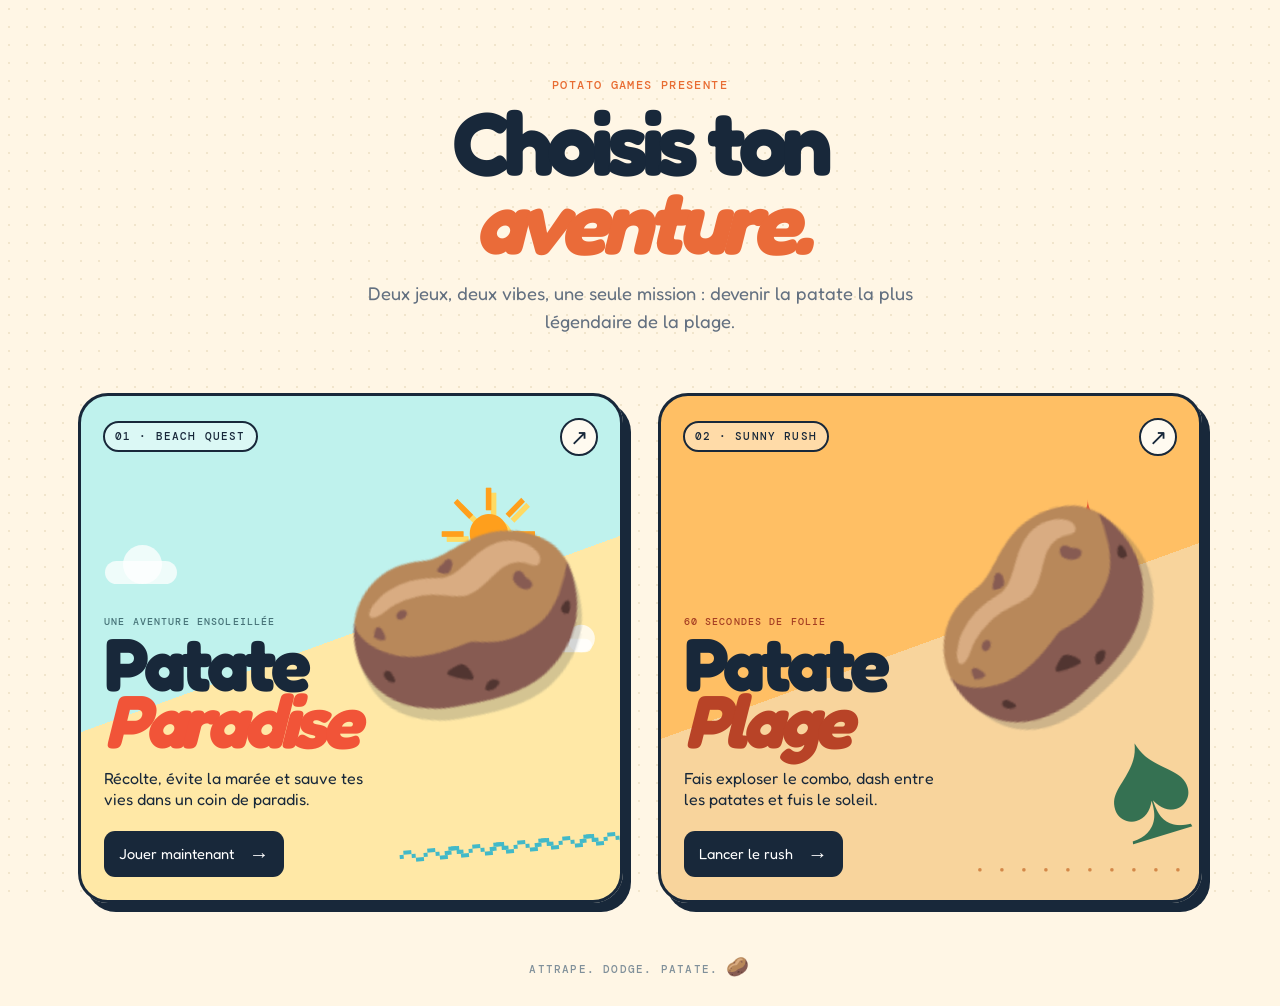
<file: index.html>
<!DOCTYPE html>
<html lang="fr">
<head>
    <meta charset="UTF-8">
    <meta name="viewport" content="width=device-width, initial-scale=1.0">
    <link rel="stylesheet" href="style.css">
<title>Potato Games — Choisis ton jeu</title>
</head>
<body>
<main class="home">
  <header class="intro">
    <p class="eyebrow">POTATO GAMES PRESENTE</p>
    <h1>Choisis ton <span>aventure.</span></h1>
    <p class="subtitle">Deux jeux, deux vibes, une seule mission : devenir la patate la plus légendaire de la plage.</p>
  </header>
  <section class="game-picker" aria-label="Choisir un jeu">
    <a class="game-card paradise" href="./jeu-patate-ia-chatgpt/index.html">
      <div class="sun">☀</div><div class="cloud cloud-one"></div><div class="cloud cloud-two"></div>
      <div class="card-top"><span class="badge">01 · BEACH QUEST</span><span class="arrow">↗</span></div>
      <div class="potato potato-paradise">🥔</div>
      <div class="card-copy"><p class="game-kicker">UNE AVENTURE ENSOLEILLÉE</p><h2>Patate<br><em>Paradise</em></h2><p>Récolte, évite la marée et sauve tes vies dans un coin de paradis.</p><span class="play">Jouer maintenant <b>→</b></span></div>
      <div class="waves">〰〰〰〰〰</div>
    </a>
    <a class="game-card plage" href="./jeu-patate-ia-claude/index.html">
      <div class="rays">✦</div><div class="palm">♠</div>
      <div class="card-top"><span class="badge">02 · SUNNY RUSH</span><span class="arrow">↗</span></div>
      <div class="potato potato-plage">🥔</div>
      <div class="card-copy"><p class="game-kicker">60 SECONDES DE FOLIE</p><h2>Patate<br><em>Plage</em></h2><p>Fais exploser le combo, dash entre les patates et fuis le soleil.</p><span class="play">Lancer le rush <b>→</b></span></div>
      <div class="sand">· · · · · · · · · ·</div>
    </a>
  </section>
  <footer>ATTRAPE. DODGE. PATATE. <span>🥔</span></footer>
</main>
</body>
</html>
</file>
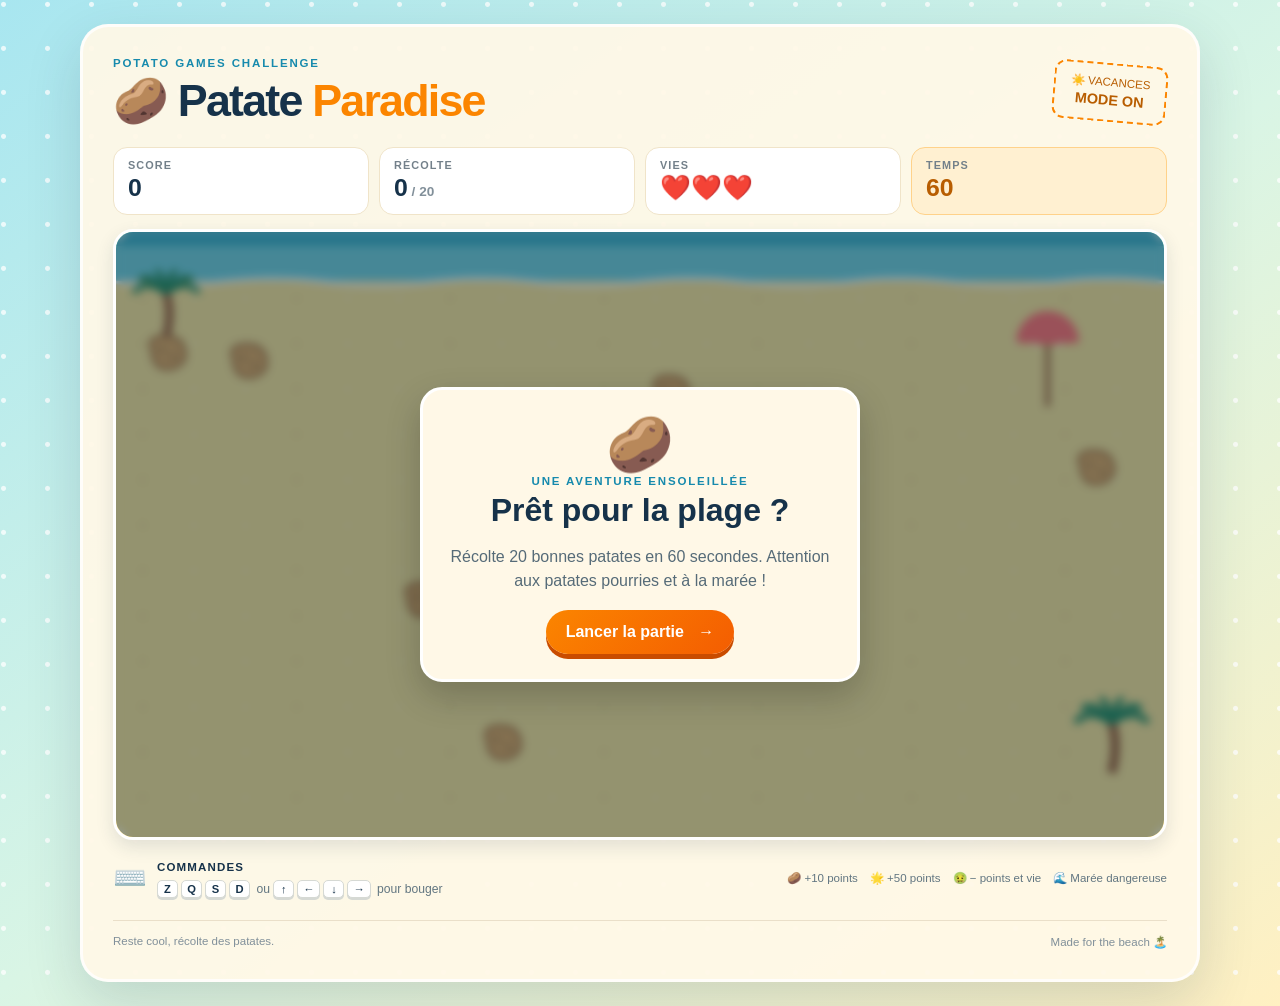
<file: jeu-patate-ia-chatgpt/index.html>
<!DOCTYPE html>
<html lang="fr">
<head>
  <meta charset="UTF-8">
  <meta name="viewport" content="width=device-width, initial-scale=1.0">
  <title>Patate Paradise</title>
  <link rel="stylesheet" href="style.css">
  <script src="script.js" defer></script>
</head>
<body>
  <main class="game-shell">
    <header class="topbar">
      <div>
        <p class="eyebrow">POTATO GAMES CHALLENGE</p>
        <h1>🥔 Patate <span>Paradise</span></h1>
      </div>
      <div class="vacation-stamp">☀️ VACANCES<br><strong>MODE ON</strong></div>
    </header>

    <section class="hud" aria-label="Statistiques de la partie">
      <div class="stat"><span class="stat-label">SCORE</span><strong id="score">0</strong></div>
      <div class="stat"><span class="stat-label">RÉCOLTE</span><strong><span id="harvest">0</span><small> / 20</small></strong></div>
      <div class="stat"><span class="stat-label">VIES</span><strong id="lives">❤️❤️❤️</strong></div>
      <div class="stat timer-stat"><span class="stat-label">TEMPS</span><strong id="timer">60</strong></div>
    </section>

    <section class="game-area">
      <canvas id="game" width="900" height="520" aria-label="Terrain de jeu Patate Paradise"></canvas>
      <div id="overlay" class="overlay">
        <div class="overlay-card">
          <div class="big-potato">🥔</div>
          <p class="eyebrow">UNE AVENTURE ENSOLEILLÉE</p>
          <h2 id="overlay-title">Prêt pour la plage ?</h2>
          <p id="overlay-text">Récolte 20 bonnes patates en 60 secondes. Attention aux patates pourries et à la marée !</p>
          <button id="start-btn" class="primary-btn">Lancer la partie <span>→</span></button>
        </div>
      </div>
    </section>

    <section class="bottom-row">
      <div class="controls">
        <span class="control-icon">⌨️</span>
        <div><strong>COMMANDES</strong><p><kbd>Z</kbd><kbd>Q</kbd><kbd>S</kbd><kbd>D</kbd> ou <kbd>↑</kbd><kbd>←</kbd><kbd>↓</kbd><kbd>→</kbd> pour bouger</p></div>
      </div>
      <div class="legend">
        <span>🥔 +10 points</span><span>🌟 +50 points</span><span>🤢 − points et vie</span><span>🌊 Marée dangereuse</span>
      </div>
    </section>

    <footer>Reste cool, récolte des patates. <span>Made for the beach 🏝️</span></footer>
  </main>
</body>
</html>
</file>
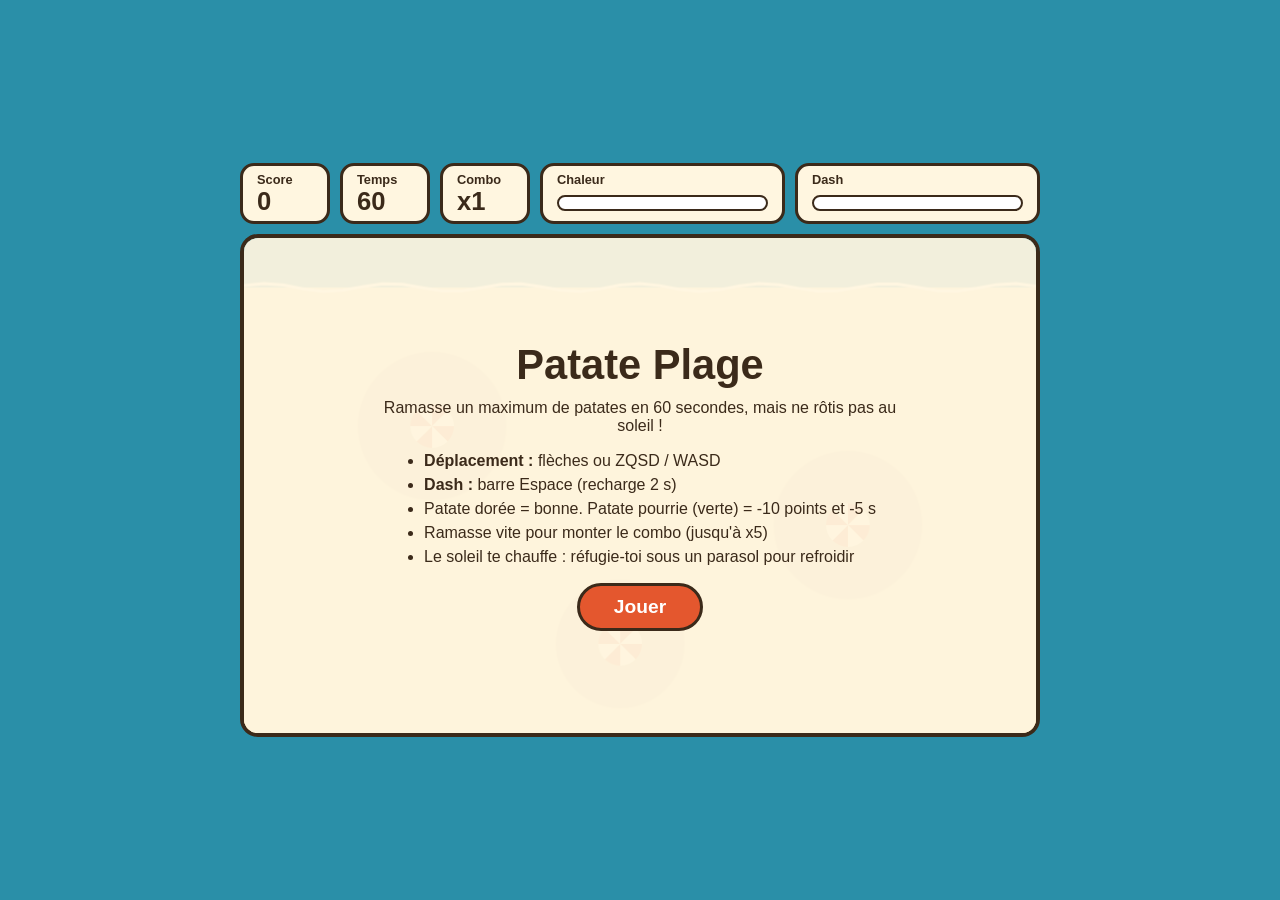
<file: jeu-patate-ia-claude/index.html>
<!DOCTYPE html>
<html lang="fr">
<head>
  <meta charset="UTF-8">
  <meta name="viewport" content="width=device-width, initial-scale=1">
  <title>Patate Plage – Vacances de patates</title>
  <link rel="stylesheet" href="style.css">
</head>
<body>
  <main class="jeu">
    <header class="hud">
      <div class="hud-bloc"><span class="hud-label">Score</span><span id="score" class="hud-valeur">0</span></div>
      <div class="hud-bloc"><span class="hud-label">Temps</span><span id="temps" class="hud-valeur">60</span></div>
      <div class="hud-bloc"><span class="hud-label">Combo</span><span id="combo" class="hud-valeur">x1</span></div>
      <div class="hud-bloc hud-jauge">
        <span class="hud-label">Chaleur</span>
        <div class="barre"><div id="chaleur" class="barre-remplie chaud"></div></div>
      </div>
      <div class="hud-bloc hud-jauge">
        <span class="hud-label">Dash</span>
        <div class="barre"><div id="dash" class="barre-remplie dash"></div></div>
      </div>
    </header>

    <div class="scene">
      <canvas id="canvas" width="800" height="500"></canvas>

      <div id="ecran" class="ecran">
        <h1 id="ecran-titre">Patate Plage</h1>
        <p id="ecran-texte">Ramasse un maximum de patates en 60 secondes, mais ne rôtis pas au soleil !</p>
        <ul class="regles">
          <li><b>Déplacement :</b> flèches ou ZQSD / WASD</li>
          <li><b>Dash :</b> barre Espace (recharge 2 s)</li>
          <li>Patate dorée = bonne. Patate pourrie (verte) = -10 points et -5 s</li>
          <li>Ramasse vite pour monter le combo (jusqu'à x5)</li>
          <li>Le soleil te chauffe : réfugie-toi sous un parasol pour refroidir</li>
        </ul>
        <button id="bouton" type="button">Jouer</button>
      </div>
    </div>
  </main>
  <script src="script.js"></script>
</body>
</html>
</file>
<file: style.css>
@import url('https://fonts.googleapis.com/css2?family=DM+Mono:wght@400;500&family=Fredoka:wght@500;600;700&display=swap');
:root { --ink: #18283a; --cream: #fffaf0; }
* { box-sizing: border-box; }
body { min-height: 100vh; margin: 0; color: var(--ink); font-family: "Fredoka", "Trebuchet MS", sans-serif; background: #fff6e5; }
body::before { content: ""; position: fixed; z-index: -1; inset: 0; opacity: .42; background-image: radial-gradient(#ddcda9 1px, transparent 1px); background-size: 18px 18px; }
.home { width: min(1180px, 100%); min-height: 100vh; margin: auto; padding: clamp(36px, 6vw, 82px) 28px 27px; }
.intro { max-width: 720px; text-align: center; margin: 0 auto clamp(34px, 5vw, 57px); }
.eyebrow, .game-kicker, .badge, footer { font-family: "DM Mono", monospace; font-weight: 500; letter-spacing: .11em; }
.eyebrow { margin: 0 0 10px; color: #e86c32; font-size: .78rem; }
h1 { margin: 0; font-size: clamp(3rem, 7vw, 5.7rem); line-height: .88; letter-spacing: -.07em; } h1 span { color: #ea6b39; font-style: italic; }
.subtitle { max-width: 560px; margin: 20px auto 0; color: #637080; font-size: clamp(1rem, 2vw, 1.15rem); line-height: 1.5; }
.game-picker { display: grid; grid-template-columns: repeat(2, minmax(0, 1fr)); gap: clamp(18px, 3vw, 35px); }
.game-card { isolation: isolate; position: relative; display: flex; min-height: 510px; padding: 23px; overflow: hidden; border: 3px solid var(--ink); border-radius: 30px; color: var(--ink); text-decoration: none; box-shadow: 8px 9px 0 var(--ink); transition: transform .22s ease, box-shadow .22s ease; }
.game-card:hover { transform: translate(-5px, -6px) rotate(-.5deg); box-shadow: 15px 17px 0 var(--ink); }.game-card:focus-visible { outline: 5px solid #f64e38; outline-offset: 5px; }
.paradise { background: linear-gradient(160deg, #bff2ed 0 48%, #ffe8a6 48%); }.plage { background: linear-gradient(160deg, #ffbf64 0 49%, #f8d49c 49%); }
.card-top { position: absolute; inset: 22px 22px auto; z-index: 3; display: flex; justify-content: space-between; align-items: center; }.badge { padding: 7px 10px; border: 2px solid currentColor; border-radius: 999px; background: rgba(255,255,255,.44); font-size: .66rem; }.arrow { display: grid; place-items: center; width: 38px; height: 38px; border: 2px solid var(--ink); border-radius: 50%; background: var(--cream); font-size: 1.35rem; transition: transform .2s; }.game-card:hover .arrow { transform: rotate(45deg); }
.sun { position: absolute; top: 74px; right: 74px; z-index: -1; color: #ff9f1c; font-size: 8rem; line-height: 1; text-shadow: 5px 5px 0 #ffda62; }.cloud { position: absolute; border-radius: 50px; background: rgba(255,255,255,.75); }.cloud::after { content: ""; position: absolute; width: 39px; height: 39px; bottom: 0; left: 18px; border-radius: 50%; background: inherit; }.cloud-one { top: 165px; left: 24px; width: 72px; height: 23px; }.cloud-two { top: 240px; right: 20px; width: 53px; height: 19px; transform: scale(.7); }
.potato { position: absolute; z-index: 1; filter: drop-shadow(8px 10px 0 rgba(24,40,58,.19)); font-size: clamp(8rem, 17vw, 12rem); line-height: 1; transition: transform .35s ease; }.potato-paradise { top: 120px; right: 32px; transform: rotate(17deg); }.potato-plage { top: 116px; right: 38px; transform: rotate(-15deg); }.game-card:hover .potato-paradise { transform: rotate(7deg) translateY(-12px); }.game-card:hover .potato-plage { transform: rotate(-5deg) translateY(-12px); }
.card-copy { position: relative; z-index: 2; align-self: flex-end; max-width: 300px; }.game-kicker { margin: 0 0 7px; font-size: .65rem; color: #477378; }.plage .game-kicker { color: #a53e23; } h2 { margin: 0; font-size: clamp(3rem, 6vw, 4.7rem); line-height: .76; letter-spacing: -.07em; } h2 em { color: #f15438; font-style: italic; }.plage h2 em { color: #b84327; }.card-copy > p:not(.game-kicker) { max-width: 274px; margin: 19px 0 20px; font-size: 1rem; line-height: 1.34; }.play { display: inline-flex; align-items: center; gap: 15px; padding: 11px 15px; border-radius: 11px; color: white; background: var(--ink); font-size: .91rem; }.play b { font-size: 1.25rem; transition: transform .2s; }.game-card:hover .play b { transform: translateX(5px); }
.waves { position: absolute; right: -5px; bottom: 12px; z-index: 1; color: #42b9c8; font-size: 4rem; letter-spacing: -19px; transform: rotate(-5deg); }.sand { position: absolute; right: 14px; bottom: 13px; color: #d38849; font-size: 2rem; letter-spacing: 4px; }.rays { position: absolute; top: 89px; right: 84px; color: #e75933; font-size: 4rem; }.palm { position: absolute; right: 11px; bottom: 24px; color: #357152; font-size: 10rem; transform: rotate(-17deg); } footer { margin-top: 52px; text-align: center; color: #80909a; font-size: .69rem; } footer span { font-size: 1.15rem; }
@media (max-width: 680px) { .home { padding: 45px 18px 22px; }.game-picker { grid-template-columns: 1fr; }.game-card { min-height: 450px; } } @media (prefers-reduced-motion: reduce) { *, *::before, *::after { transition: none !important; } }
</file>
<file: jeu-patate-ia-chatgpt/style.css>
:root {
  --navy: #16324a;
  --blue: #168aad;
  --cream: #fff8e7;
  --orange: #ffb703;
  --coral: #fb8500;
  --green: #2a9d8f;
}

* { box-sizing: border-box; }

body {
  margin: 0;
  min-height: 100vh;
  padding: 24px;
  color: var(--navy);
  font-family: Arial, Helvetica, sans-serif;
  background:
    radial-gradient(circle at 8% 10%, rgba(255,255,255,.75) 0 2px, transparent 3px),
    linear-gradient(145deg, #a8e6f0, #d9f5e5 52%, #fff0c2);
  background-size: 44px 44px, auto;
}

.game-shell {
  width: min(1120px, 100%);
  margin: 0 auto;
  padding: clamp(16px, 3vw, 30px);
  border: 3px solid rgba(255,255,255,.8);
  border-radius: 28px;
  background: rgba(255, 248, 231, .94);
  box-shadow: 0 20px 55px rgba(22, 50, 74, .16);
}

.topbar { display: flex; justify-content: space-between; align-items: center; gap: 16px; margin-bottom: 20px; }
.eyebrow { margin: 0 0 5px; color: #168aad; font-size: .72rem; font-weight: 800; letter-spacing: .16em; }
h1, h2, .stat strong { font-family: "Trebuchet MS", Arial, sans-serif; }
h1 { margin: 0; font-size: clamp(1.8rem, 4vw, 2.8rem); letter-spacing: -.04em; }
h1 span { color: var(--coral); }
.vacation-stamp { transform: rotate(5deg); padding: 10px 15px; border: 2px dashed #fb8500; border-radius: 12px; color: #b85d00; text-align: center; font-size: .72rem; line-height: 1.35; }
.vacation-stamp strong { font-size: .9rem; }

.hud { display: grid; grid-template-columns: repeat(4, 1fr); gap: 10px; margin-bottom: 14px; }
.stat { padding: 11px 14px; border-radius: 14px; background: white; border: 1px solid #f0e4c9; }
.stat-label { display: block; margin-bottom: 2px; color: #73808a; font-size: .68rem; font-weight: 800; letter-spacing: .1em; }
.stat strong { font-size: 1.55rem; line-height: 1.2; }
.stat small { color: #82909a; font: 600 .85rem Arial, Helvetica, sans-serif; }
.timer-stat { background: #fff0d1; border-color: #ffd28a; }
#timer { color: #b85d00; }

.game-area { position: relative; overflow: hidden; border: 3px solid white; border-radius: 20px; background: #f4dc91; box-shadow: 0 7px 18px rgba(22,50,74,.12); }
canvas { display: block; width: 100%; height: auto; aspect-ratio: 900 / 520; }
.overlay { position: absolute; inset: 0; display: grid; place-items: center; padding: 18px; background: rgba(16, 47, 64, .42); backdrop-filter: blur(4px); }
.overlay.hidden { display: none; }
.overlay-card { width: min(440px, 100%); padding: 25px; text-align: center; border: 3px solid white; border-radius: 22px; background: var(--cream); box-shadow: 0 14px 35px rgba(0,0,0,.2); }
.big-potato { font-size: 3.4rem; line-height: 1.1; }
.overlay-card h2 { margin: 5px 0 10px; font-size: clamp(1.5rem, 4vw, 2rem); }
.overlay-card p:not(.eyebrow) { color: #566b78; line-height: 1.55; }
.primary-btn { border: 0; border-radius: 999px; padding: 13px 20px; color: #fff; background: linear-gradient(135deg, #fb8500, #f45d01); font: 800 1rem Arial, Helvetica, sans-serif; cursor: pointer; box-shadow: 0 5px 0 #c94c00; transition: transform .15s, box-shadow .15s; }
.primary-btn:hover { transform: translateY(-2px); box-shadow: 0 7px 0 #c94c00; }
.primary-btn:active { transform: translateY(2px); box-shadow: 0 2px 0 #c94c00; }
.primary-btn span { margin-left: 10px; }

.bottom-row { display: flex; justify-content: space-between; align-items: center; gap: 18px; margin-top: 17px; }
.controls { display: flex; align-items: center; gap: 10px; }
.control-icon { font-size: 1.7rem; }
.controls strong { font-size: .72rem; letter-spacing: .1em; }
.controls p { margin: 5px 0 0; color: #627681; font-size: .76rem; }
kbd { display: inline-block; min-width: 21px; margin-right: 3px; padding: 2px 5px; border: 1px solid #d6d9d4; border-radius: 5px; background: white; color: var(--navy); text-align: center; font: 700 .7rem Arial, Helvetica, sans-serif; box-shadow: 0 2px 0 #d6d9d4; }
.legend { display: flex; flex-wrap: wrap; justify-content: flex-end; gap: 7px 12px; color: #627681; font-size: .72rem; }
footer { display: flex; justify-content: space-between; gap: 10px; margin-top: 22px; padding-top: 14px; border-top: 1px solid #eadfc9; color: #81909a; font-size: .72rem; }

@media (max-width: 700px) {
  body { padding: 8px; }
  .game-shell { padding: 13px; border-radius: 20px; }
  .topbar { align-items: flex-start; }
  .vacation-stamp { padding: 7px 9px; font-size: .6rem; }
  .hud { grid-template-columns: repeat(2, 1fr); }
  .stat { padding: 8px 11px; }
  .stat strong { font-size: 1.3rem; }
  .bottom-row { align-items: flex-start; flex-direction: column; }
  .legend { justify-content: flex-start; }
  footer { flex-direction: column; }
}
</file>
<file: jeu-patate-ia-claude/style.css>
:root {
  --sable: #f2d9a6;
  --mer: #2a8fa8;
  --corail: #e4572e;
  --patate: #b07b45;
  --encre: #3b2a1a;
  --creme: #fff6e0;
}

* { box-sizing: border-box; }

body {
  margin: 0;
  min-height: 100vh;
  display: grid;
  place-items: center;
  background: var(--mer);
  color: var(--encre);
  font-family: "Trebuchet MS", "Segoe UI", sans-serif;
}

.jeu {
  width: min(100%, 820px);
  padding: 10px;
}

.hud {
  display: flex;
  flex-wrap: wrap;
  gap: 10px;
  margin-bottom: 10px;
}

.hud-bloc {
  background: var(--creme);
  border: 3px solid var(--encre);
  border-radius: 14px;
  padding: 6px 14px;
  display: flex;
  flex-direction: column;
  min-width: 90px;
}

.hud-label { font-size: 0.8rem; font-weight: bold; }
.hud-valeur { font-size: 1.6rem; font-weight: bold; line-height: 1.1; }
.hud-jauge { flex: 1; min-width: 130px; }

.barre {
  height: 16px;
  margin-top: 8px;
  background: #fff;
  border: 2px solid var(--encre);
  border-radius: 8px;
  overflow: hidden;
}
.barre-remplie { height: 100%; width: 0; }
.chaud { background: linear-gradient(90deg, #f7c948, var(--corail)); }
.dash { background: #3aa76d; }

.scene {
  position: relative;
  border: 4px solid var(--encre);
  border-radius: 18px;
  overflow: hidden;
  background: var(--sable);
}

canvas { display: block; width: 100%; height: auto; }

.ecran {
  position: absolute;
  inset: 0;
  display: flex;
  flex-direction: column;
  align-items: center;
  justify-content: center;
  gap: 10px;
  padding: 20px;
  text-align: center;
  background: rgba(255, 246, 224, 0.94);
}
.ecran.cache { display: none; }
.ecran h1 { margin: 0; font-size: 2.6rem; }
.ecran p { margin: 0; max-width: 520px; }

.regles {
  text-align: left;
  margin: 4px 0;
  padding-left: 20px;
  line-height: 1.5;
}

button {
  font: inherit;
  font-weight: bold;
  font-size: 1.2rem;
  padding: 10px 34px;
  color: #fff;
  background: var(--corail);
  border: 3px solid var(--encre);
  border-radius: 999px;
  cursor: pointer;
}
button:hover { transform: scale(1.05); }
button:focus-visible { outline: 3px solid var(--encre); outline-offset: 3px; }

@media (prefers-reduced-motion: reduce) {
  button:hover { transform: none; }
}
</file>
